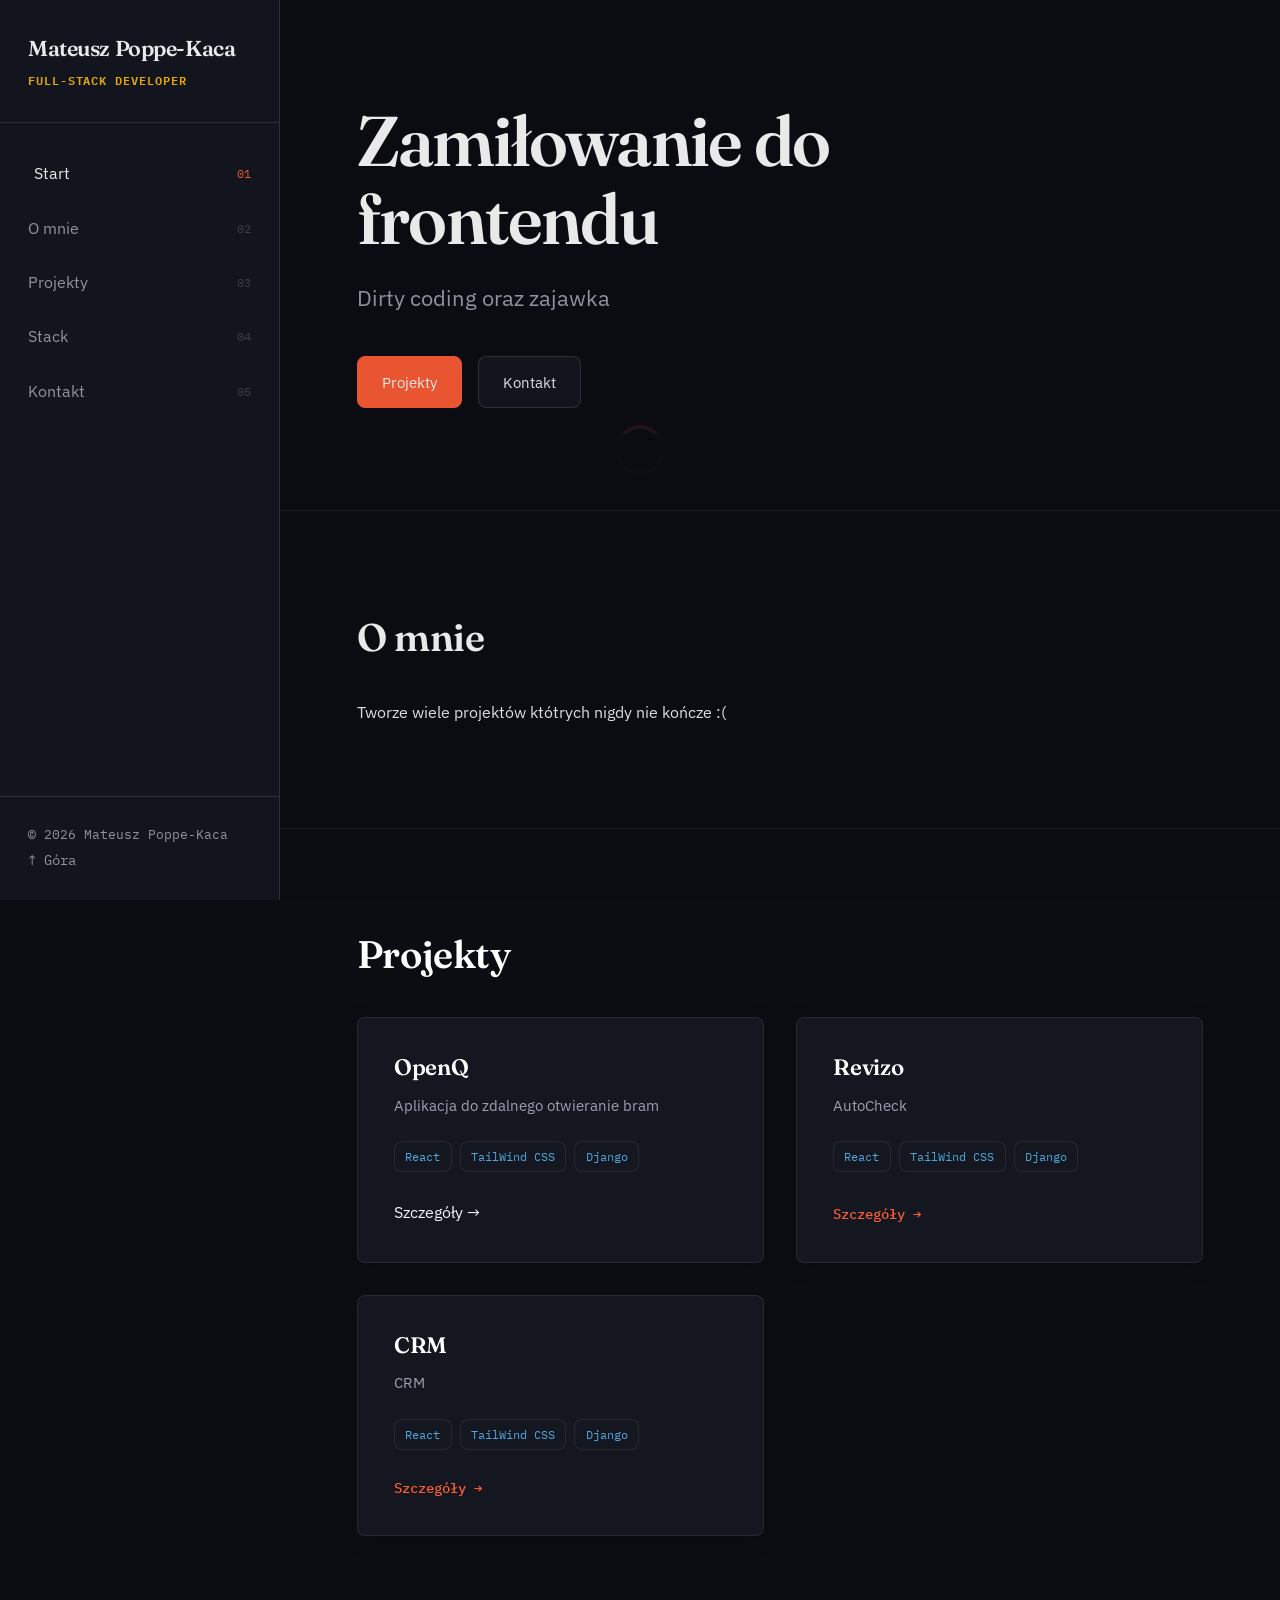
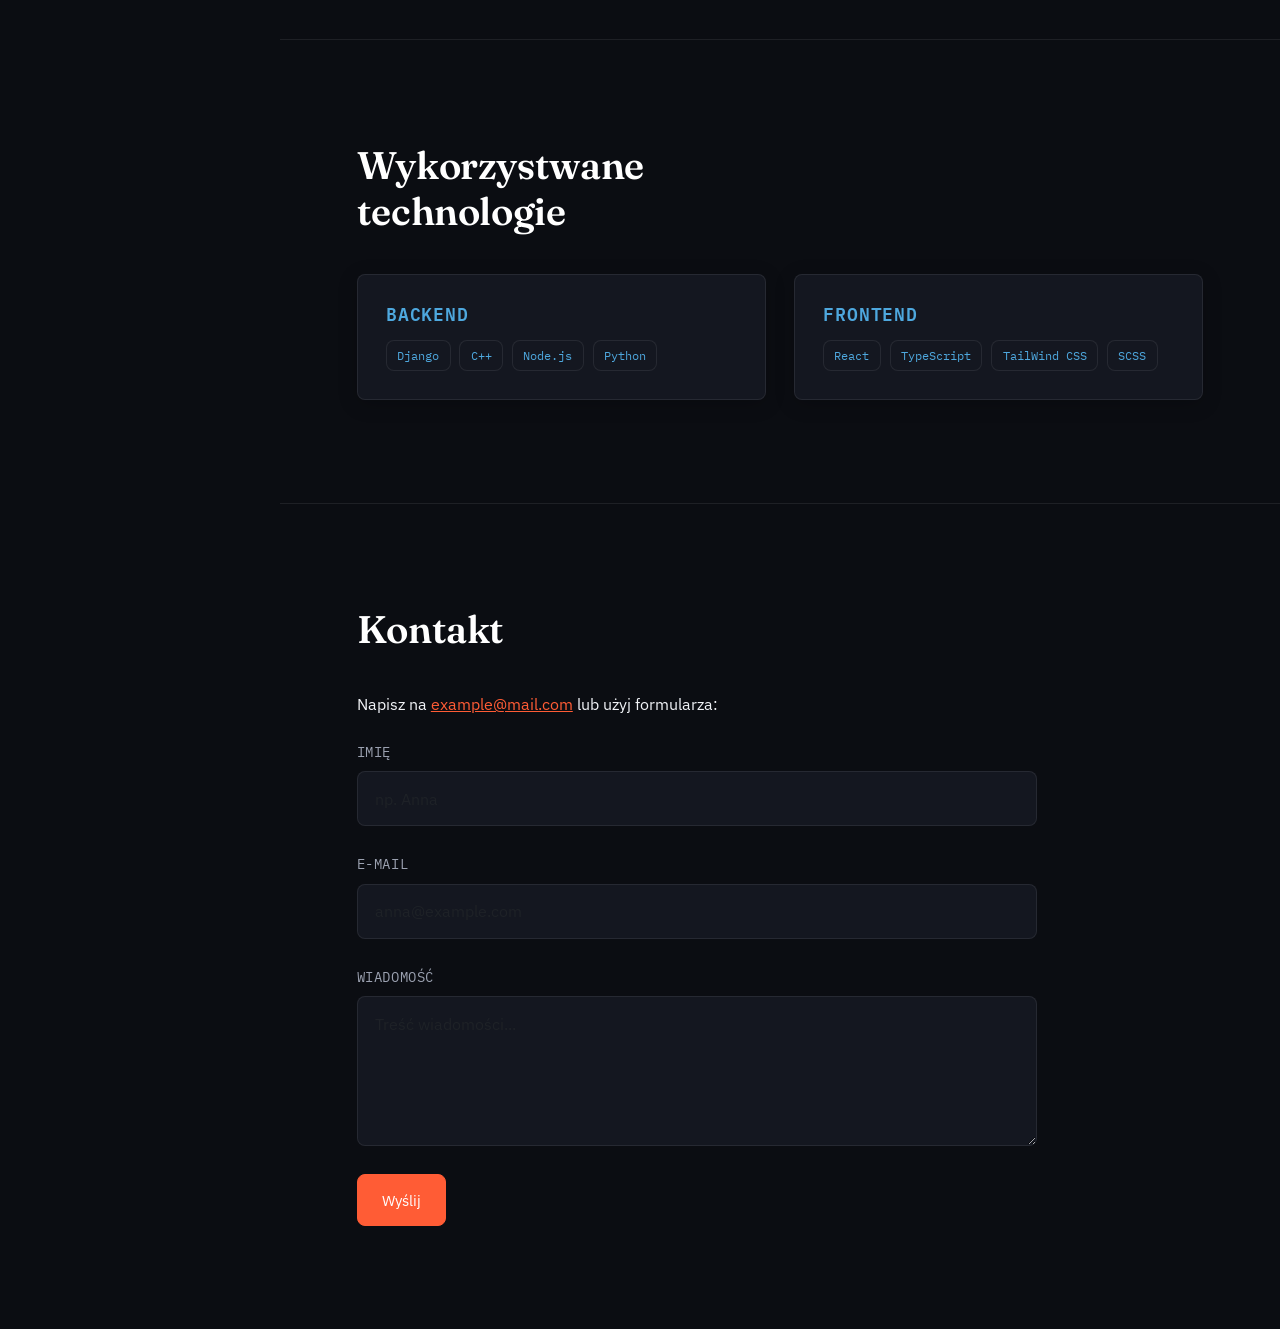
<file: index.html>
<!DOCTYPE html>
<html lang="pl">
<head>
    <meta charset="UTF-8">
    <meta name="viewport" content="width=device-width, initial-scale=1.0">
    <title>Mateusz Poppe-Kaca— Full-Stack Developer</title>
    <link rel="preconnect" href="https://fonts.googleapis.com">
    <link rel="preconnect" href="https://fonts.gstatic.com" crossorigin>
    <link href="https://fonts.googleapis.com/css2?family=Fraunces:ital,wght@0,400;0,600;1,400&family=IBM+Plex+Mono:wght@400;500&family=IBM+Plex+Sans:wght@300;400;500;600&display=swap" rel="stylesheet">
    <link href="https://cdn.jsdelivr.net/npm/bootstrap@5.3.2/dist/css/bootstrap.min.css" rel="stylesheet">
    <link rel="stylesheet" href="./CSS/styles.css">
</head>
<body data-page="home">
    <div class="site-shell">
        <aside class="sidebar">
            <div class="sidebar-header">
                <div class="sidebar-brand">Mateusz Poppe-Kaca<span>Full-Stack Developer</span></div>
                <button class="sidebar-toggle" aria-expanded="false" aria-label="Menu">
                    <span>Menu</span>
                    <svg width="14" height="14" viewBox="0 0 24 24" fill="none" stroke="currentColor" stroke-width="2"><path d="M6 9l6 6 6-6"/></svg>
                </button>
            </div>
            <div class="sidebar-body">
                <nav class="sidebar-nav">
                    <a href="#hero" data-page="home">Start <span>01</span></a>
                    <a href="#about" data-page="about">O mnie <span>02</span></a>
                    <a href="#projects" data-page="projects">Projekty <span>03</span></a>
                    <a href="#skills" data-page="skills">Stack <span>04</span></a>
                    <a href="#contact" data-page="contact">Kontakt <span>05</span></a>
                </nav>
                <div class="sidebar-footer">
                    <p>© 2026 Mateusz Poppe-Kaca</p>
                    <p><button class="back-to-top">↑ Góra</button></p>
                </div>
            </div>
        </aside>

        <main class="site-main">
            <section id="hero" class="page-section">
                <div class="prose">
                    <h1 class="hero-title">Zamiłowanie do frontendu</h1>
                    <p class="hero-lead">Dirty coding oraz zajawka</p>
                    <div class="hero-actions">
                        <a href="#projects" class="button button--solid">Projekty</a>
                        <a href="#contact" class="button">Kontakt</a>
                    </div>
                </div>
            </section>

            <section id="about" class="page-section">
                <h2 class="section-heading">O mnie</h2>
                <div class="prose">
                    
                    <p>Tworze wiele projektów któtrych nigdy nie kończe :(</p>
                </div>
            </section>

            <section id="projects" class="page-section">
                <h2 class="section-heading">Projekty</h2>
                <div class="projects-grid">
                    <article class="project-card">
                        <div>
                            <h3>OpenQ</h3>
                            <p>Aplikacja do zdalnego otwieranie bram</p>
                            <div class="project-tags"><span class="tag">React</span><span class="tag">TailWind CSS</span><span class="tag">Django</span></div>
                        </div>
                        <a href="https://crud-brama.vercel.app/" target="_blank" rel="noopener noreferrer">Szczegóły →</a>

                    </article>
                    <article class="project-card">
                        <div>
                            <h3>Revizo</h3>
                            <p>AutoCheck</p>
                            <div class="project-tags"><span class="tag">React</span><span class="tag">TailWind CSS</span><span class="tag">Django</span></div>
                        </div>
                        <a href="https://github.com/EszkernyMati/Revizo" target="_blank" rel="noopener noreferrer" class="project-link">Szczegóły →</a>
                    </article>
                    <article class="project-card">
                        <div>
                            <h3>CRM</h3>
                            <p>CRM</p>
                            <div class="project-tags"><span class="tag">React</span><span class="tag">TailWind CSS</span><span class="tag">Django</span></div>
                        </div>
                        <a href="https://eszkernymati.github.io/CRM/" target="_blank" rel="noopener noreferrer" class="project-link">Szczegóły →</a>
                    </article>
                    
                </div>
            </section>

            <section id="skills" class="page-section">
                <h2 class="section-heading">Wykorzystwane technologie</h2>
                <div class="skills-grid">
                    <div class="skill-group">
                        <h4>Backend</h4>
                        <div class="skill-list"><span class="tag">Django</span><span class="tag">C++</span><span class="tag">Node.js</span><span class="tag">Python</span></div>
                    </div>
                    <div class="skill-group">
                        <h4>Frontend</h4>
                        <div class="skill-list"><span class="tag">React</span><span class="tag">TypeScript</span><span class="tag">TailWind CSS</span><span class="tag">SCSS</span></div>
                    </div>
                    
                </div>
            </section>

            <section id="contact" class="page-section">
                <h2 class="section-heading">Kontakt</h2>
                <div class="prose">
                    <p>Napisz na <a href="mailto:example@mail.com" style="color:var(--brick); text-decoration:underline;">example@mail.com</a> lub użyj formularza:</p>
                    <form id="contact-form" class="mt-4" novalidate>
                        <div class="field" id="field-name">
                            <label for="name">Imię</label>
                            <input type="text" id="name" name="name" class="form-control" placeholder="np. Anna">
                            <div class="field-note is-error" style="display: none;">Podaj imię.</div>
                        </div>
                        <div class="field" id="field-email">
                            <label for="email">E-mail</label>
                            <input type="email" id="email" name="email" class="form-control" placeholder="anna@example.com">
                            <div class="field-note is-error" style="display: none;">Podaj poprawny e-mail.</div>
                        </div>
                        <div class="field" id="field-message">
                            <label for="message">Wiadomość</label>
                            <textarea id="message" name="message" class="form-control" placeholder="Treść wiadomości..."></textarea>
                            <div class="field-note is-error" style="display: none;">Wiadomość nie może być pusta.</div>
                        </div>
                        <button type="submit" class="button button--solid">Wyślij</button>
                        <div id="form-success" style="display: none; margin-top: 1rem; color: var(--moss); font-family: var(--font-mono); font-size: 0.9rem;">
                            ✓ Wysłano pomyślnie. Dzięki!
                        </div>
                    </form>
                </div>
            </section>
        </main>
    </div>

    <script src="./JS/jquery-4.0.0.min.js"></script>
    <script src="https://cdn.jsdelivr.net/npm/bootstrap@5.3.2/dist/js/bootstrap.bundle.min.js"></script>
    <script src="./JS/main.js"></script>
</body>
</html>
</file>
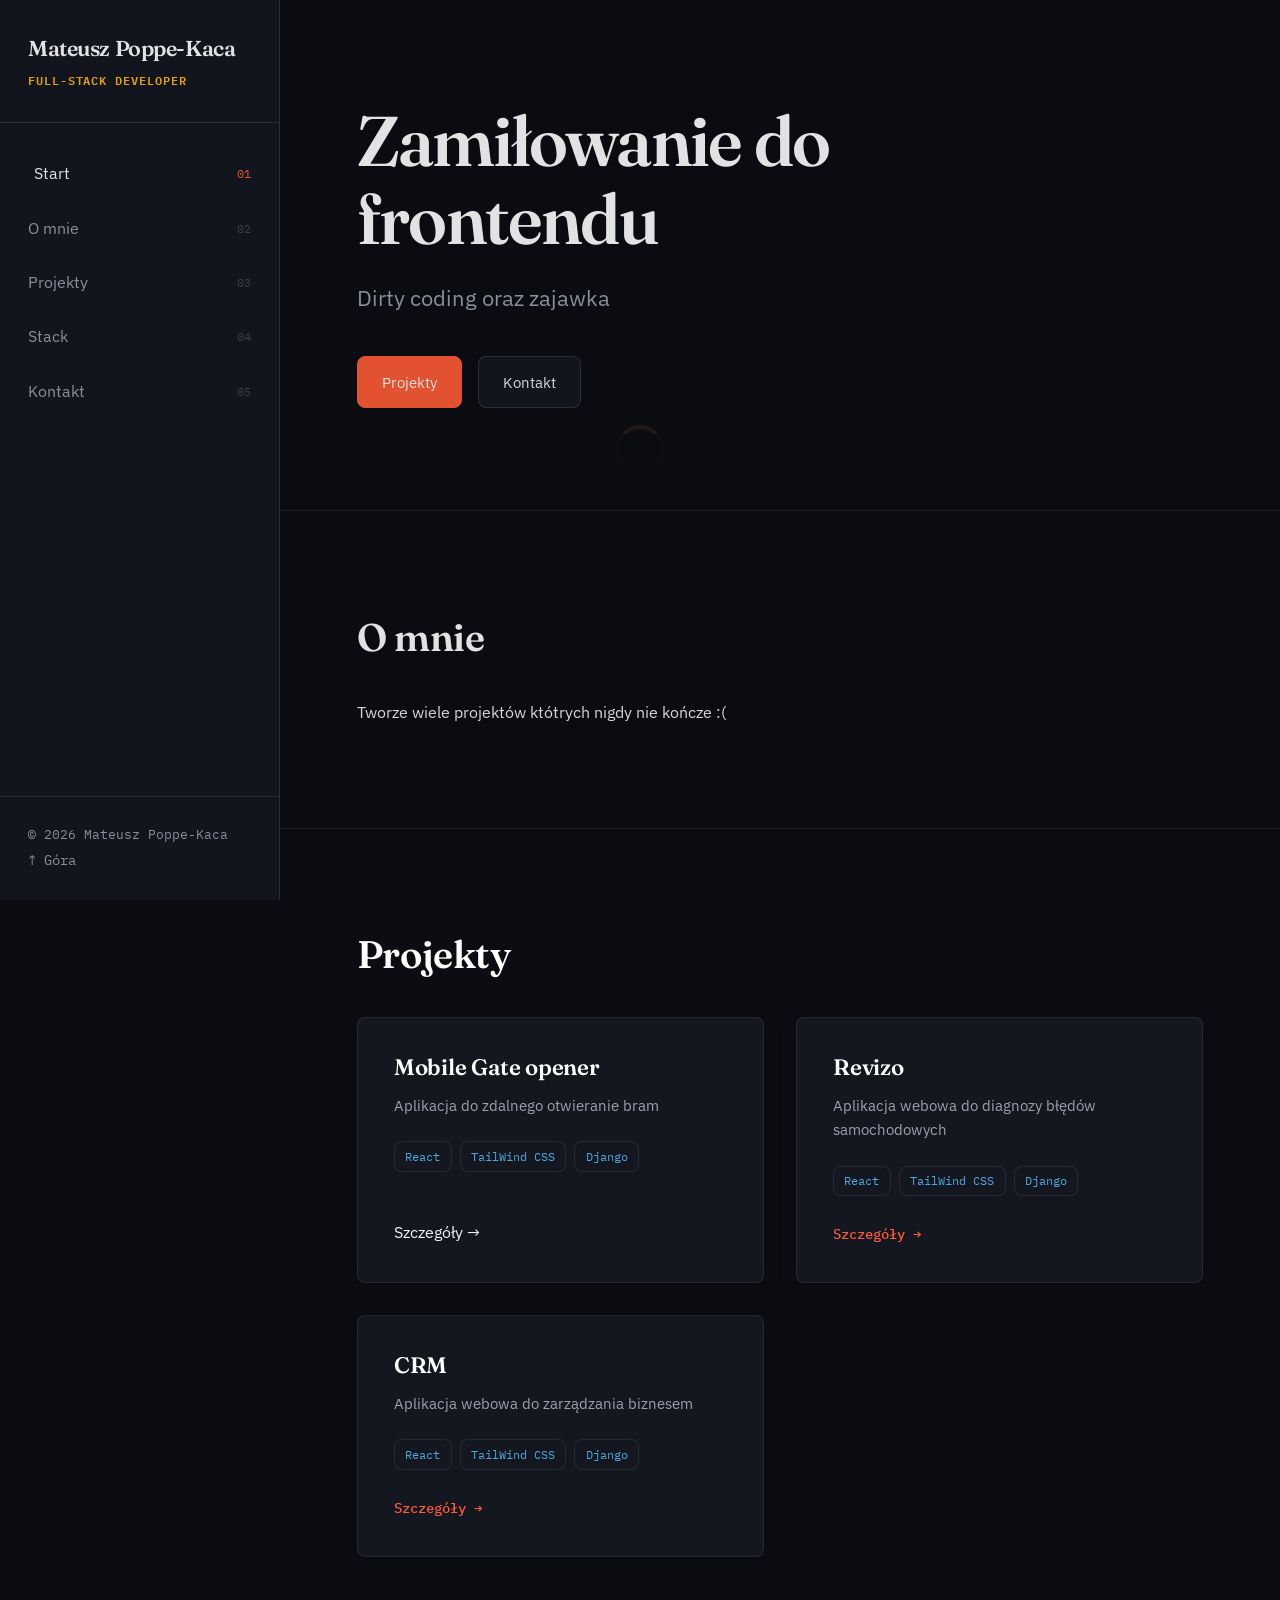
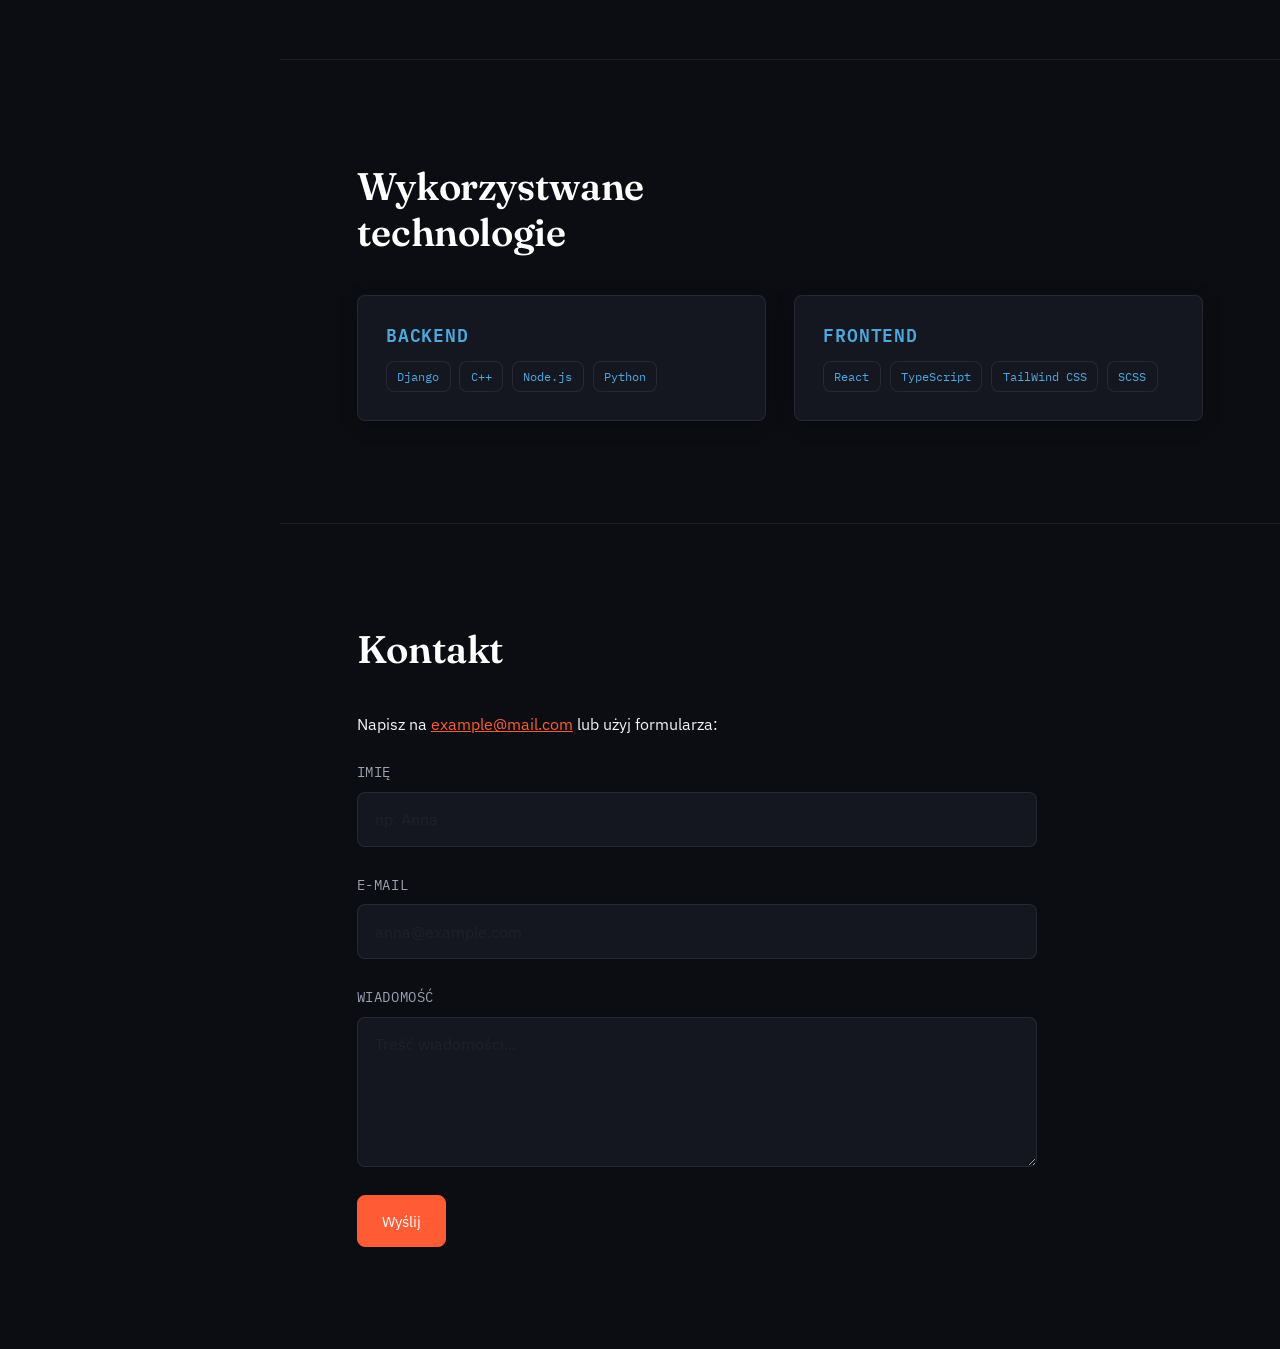
<file: HTML/index.html>
<!DOCTYPE html>
<html lang="pl">
<head>
    <meta charset="UTF-8">
    <meta name="viewport" content="width=device-width, initial-scale=1.0">
    <title>Mateusz Poppe-Kaca— Full-Stack Developer</title>
    <link rel="preconnect" href="https://fonts.googleapis.com">
    <link rel="preconnect" href="https://fonts.gstatic.com" crossorigin>
    <link href="https://fonts.googleapis.com/css2?family=Fraunces:ital,wght@0,400;0,600;1,400&family=IBM+Plex+Mono:wght@400;500&family=IBM+Plex+Sans:wght@300;400;500;600&display=swap" rel="stylesheet">
    <link href="https://cdn.jsdelivr.net/npm/bootstrap@5.3.2/dist/css/bootstrap.min.css" rel="stylesheet">
    <link rel="stylesheet" href="../CSS/styles.css">
</head>
<body data-page="home">
    <div class="site-shell">
        <aside class="sidebar">
            <div class="sidebar-header">
                <div class="sidebar-brand">Mateusz Poppe-Kaca<span>Full-Stack Developer</span></div>
                <button class="sidebar-toggle" aria-expanded="false" aria-label="Menu">
                    <span>Menu</span>
                    <svg width="14" height="14" viewBox="0 0 24 24" fill="none" stroke="currentColor" stroke-width="2"><path d="M6 9l6 6 6-6"/></svg>
                </button>
            </div>
            <div class="sidebar-body">
                <nav class="sidebar-nav">
                    <a href="#hero" data-page="home">Start <span>01</span></a>
                    <a href="#about" data-page="about">O mnie <span>02</span></a>
                    <a href="#projects" data-page="projects">Projekty <span>03</span></a>
                    <a href="#skills" data-page="skills">Stack <span>04</span></a>
                    <a href="#contact" data-page="contact">Kontakt <span>05</span></a>
                </nav>
                <div class="sidebar-footer">
                    <p>© 2026 Mateusz Poppe-Kaca</p>
                    <p><button class="back-to-top">↑ Góra</button></p>
                </div>
            </div>
        </aside>

        <main class="site-main">
            <section id="hero" class="page-section">
                <div class="prose">
                    <h1 class="hero-title">Zamiłowanie do frontendu</h1>
                    <p class="hero-lead">Dirty coding oraz zajawka</p>
                    <div class="hero-actions">
                        <a href="#projects" class="button button--solid">Projekty</a>
                        <a href="#contact" class="button">Kontakt</a>
                    </div>
                </div>
            </section>

            <section id="about" class="page-section">
                <h2 class="section-heading">O mnie</h2>
                <div class="prose">
                    
                    <p>Tworze wiele projektów któtrych nigdy nie kończe :(</p>
                </div>
            </section>

            <section id="projects" class="page-section">
                <h2 class="section-heading">Projekty</h2>
                <div class="projects-grid">
                    <article class="project-card">
                        <div>
                            <h3>Mobile Gate opener</h3>
                            <p>Aplikacja do zdalnego otwieranie bram</p>
                            <div class="project-tags"><span class="tag">React</span><span class="tag">TailWind CSS</span><span class="tag">Django</span></div>
                        </div>
                        <a href="https://github.com/mj426382/crud-brama" target="_blank" rel="noopener noreferrer">Szczegóły →</a>

                    </article>
                    <article class="project-card">
                        <div>
                            <h3>Revizo</h3>
                            <p>Aplikacja webowa do diagnozy błędów samochodowych</p>
                            <div class="project-tags"><span class="tag">React</span><span class="tag">TailWind CSS</span><span class="tag">Django</span></div>
                        </div>
                        <a href="https://github.com/EszkernyMati/Revizo" target="_blank" rel="noopener noreferrer" class="project-link">Szczegóły →</a>
                    </article>
                    <article class="project-card">
                        <div>
                            <h3>CRM</h3>
                            <p>Aplikacja webowa do zarządzania biznesem</p>
                            <div class="project-tags"><span class="tag">React</span><span class="tag">TailWind CSS</span><span class="tag">Django</span></div>
                        </div>
                        <a href="https://github.com/EszkernyMati/CRM" target="_blank" rel="noopener noreferrer" class="project-link">Szczegóły →</a>
                    </article>
                    
                </div>
            </section>

            <section id="skills" class="page-section">
                <h2 class="section-heading">Wykorzystwane technologie</h2>
                <div class="skills-grid">
                    <div class="skill-group">
                        <h4>Backend</h4>
                        <div class="skill-list"><span class="tag">Django</span><span class="tag">C++</span><span class="tag">Node.js</span><span class="tag">Python</span></div>
                    </div>
                    <div class="skill-group">
                        <h4>Frontend</h4>
                        <div class="skill-list"><span class="tag">React</span><span class="tag">TypeScript</span><span class="tag">TailWind CSS</span><span class="tag">SCSS</span></div>
                    </div>
                    
                </div>
            </section>

            <section id="contact" class="page-section">
                <h2 class="section-heading">Kontakt</h2>
                <div class="prose">
                    <p>Napisz na <a href="mailto:example@mail.com" style="color:var(--brick); text-decoration:underline;">example@mail.com</a> lub użyj formularza:</p>
                    <form id="contact-form" class="mt-4" novalidate>
                        <div class="field" id="field-name">
                            <label for="name">Imię</label>
                            <input type="text" id="name" name="name" class="form-control" placeholder="np. Anna">
                            <div class="field-note is-error" style="display: none;">Podaj imię.</div>
                        </div>
                        <div class="field" id="field-email">
                            <label for="email">E-mail</label>
                            <input type="email" id="email" name="email" class="form-control" placeholder="anna@example.com">
                            <div class="field-note is-error" style="display: none;">Podaj poprawny e-mail.</div>
                        </div>
                        <div class="field" id="field-message">
                            <label for="message">Wiadomość</label>
                            <textarea id="message" name="message" class="form-control" placeholder="Treść wiadomości..."></textarea>
                            <div class="field-note is-error" style="display: none;">Wiadomość nie może być pusta.</div>
                        </div>
                        <button type="submit" class="button button--solid">Wyślij</button>
                        <div id="form-success" style="display: none; margin-top: 1rem; color: var(--moss); font-family: var(--font-mono); font-size: 0.9rem;">
                            ✓ Wysłano pomyślnie. Dzięki!
                        </div>
                    </form>
                </div>
            </section>
        </main>
    </div>

    <script src="../JS/jquery-4.0.0.min.js"></script>
    <script src="https://cdn.jsdelivr.net/npm/bootstrap@5.3.2/dist/js/bootstrap.bundle.min.js"></script>
    <script src="../JS/main.js"></script>
</body>
</html>
</file>
<file: CSS/styles.css>
:root {
  --ink: #f1f3f7;
  --ink-soft: #9ba1b0;
  --paper: #0b0d12;
  --paper-soft: #141720;
  --paper-bright: #1c202d;
  --brick: #ff5c35;
  --brick-dark: #e0441d;
  --moss: #38b000;
  --gold: #ffb703;
  --steel: #4ea8de;
  --line: rgba(255, 255, 255, 0.08);
  --line-on-ink: rgba(255, 255, 255, 0.12);
  --sidebar-w: 280px;
  --measure: 680px;
  --radius: 8px;
  --ease: cubic-bezier(0.16, 1, 0.3, 1);
  --font-display: "Fraunces", "Iowan Old Style", Georgia, serif;
  --font-body: "IBM Plex Sans", -apple-system, "Segoe UI", Arial, sans-serif;
  --font-mono: "IBM Plex Mono", "SFMono-Regular", Consolas, monospace;
}

*,
*::before,
*::after {
  box-sizing: border-box;
}

html {
  scroll-behavior: smooth;
}

@media (prefers-reduced-motion: reduce) {
  html {
    scroll-behavior: auto;
  }
  *,
  *::before,
  *::after {
    animation-duration: 0.001ms !important;
    animation-iteration-count: 1 !important;
    transition-duration: 0.001ms !important;
  }
}

body {
  margin: 0;
  background: var(--paper);
  color: var(--ink);
  font-family: var(--font-body);
  font-size: 16px;
  line-height: 1.6;
  -webkit-font-smoothing: antialiased;
  opacity: 0;
  transition: opacity 0.4s var(--ease);
}

body.is-ready {
  opacity: 1;
}

.page-loader {
  position: fixed;
  top: 0;
  left: 0;
  width: 100vw;
  height: 100vh;
  background-color: var(--paper);
  display: flex;
  justify-content: center;
  align-items: center;
  z-index: 9999;
  transition: opacity 0.4s var(--ease);
}

.page-loader .spinner {
  width: 50px;
  height: 50px;
  border: 4px solid var(--paper-bright);
  border-top: 4px solid var(--brick);
  border-radius: 50%;
  animation: spin 1s linear infinite;
}

@keyframes spin {
  0% { transform: rotate(0deg); }
  100% { transform: rotate(360deg); }
}

img {
  max-width: 100%;
  display: block;
}

a {
  color: inherit;
  text-decoration: none;
}

button {
  font-family: inherit;
  cursor: pointer;
}

h1, h2, h3, h4 {
  font-family: var(--font-display);
  font-weight: 600;
  margin: 0;
  letter-spacing: -0.01em;
  color: #ffffff;
}

p {
  margin: 0;
}

::selection {
  background: var(--brick);
  color: #ffffff;
}

:focus-visible {
  outline: 2px solid var(--brick);
  outline-offset: 3px;
}

.site-shell {
  min-height: 100vh;
  display: flex;
  flex-direction: column;
}

@media (min-width: 900px) {
  .site-shell {
    display: grid;
    grid-template-columns: var(--sidebar-w) 1fr;
  }
}

.sidebar {
  background: var(--paper-soft);
  color: var(--ink);
  display: flex;
  flex-direction: column;
  border-bottom: 1px solid var(--line-on-ink);
  position: relative;
  z-index: 100;
}

@media (min-width: 900px) {
  .sidebar {
    position: sticky;
    top: 0;
    height: 100vh;
    border-bottom: none;
    border-right: 1px solid var(--line-on-ink);
  }
}

.sidebar-header {
  padding: 2rem 1.75rem;
  display: flex;
  align-items: center;
  justify-content: space-between;
  border-bottom: 1px solid var(--line-on-ink);
}

.sidebar-brand {
  font-family: var(--font-display);
  font-size: 1.35rem;
  font-weight: 600;
  color: #ffffff;
  letter-spacing: -0.02em;
}

.sidebar-brand span {
  display: block;
  font-family: var(--font-mono);
  font-size: 0.72rem;
  color: var(--gold);
  margin-top: 0.3rem;
  letter-spacing: 0.08em;
  text-transform: uppercase;
}

.sidebar-toggle {
  background: var(--paper-bright);
  border: 1px solid var(--line-on-ink);
  color: var(--ink);
  padding: 0.5rem 0.8rem;
  border-radius: var(--radius);
  font-size: 0.85rem;
  display: flex;
  align-items: center;
  gap: 0.5rem;
  transition: border-color 0.2s, color 0.2s;
}

.sidebar-toggle:hover {
  border-color: var(--brick);
  color: #ffffff;
}

@media (min-width: 900px) {
  .sidebar-toggle {
    display: none;
  }
}

.sidebar-body {
  overflow: hidden;
  transition: max-height 0.35s var(--ease);
  max-height: 0;
  display: flex;
  flex-direction: column;
  justify-content: space-between;
  flex-grow: 1;
}

@media (min-width: 900px) {
  .sidebar-body {
    max-height: none !important;
  }
}

.sidebar-nav {
  padding: 2rem 1.75rem;
  display: flex;
  flex-direction: column;
  gap: 1rem;
}

.sidebar-nav a {
  font-size: 1rem;
  color: var(--ink-soft);
  padding: 0.4rem 0;
  transition: color 0.2s var(--ease), padding-left 0.2s var(--ease);
  display: flex;
  align-items: center;
  justify-content: space-between;
}

.sidebar-nav a span {
  font-family: var(--font-mono);
  font-size: 0.75rem;
  color: rgba(255, 255, 255, 0.2);
}

.sidebar-nav a:hover,
.sidebar-nav a.is-active {
  color: #ffffff;
  padding-left: 0.4rem;
}

.sidebar-nav a.is-active span {
  color: var(--brick);
}

.sidebar-footer {
  padding: 1.75rem;
  border-top: 1px solid var(--line-on-ink);
  font-size: 0.8rem;
  color: var(--ink-soft);
  font-family: var(--font-mono);
}

.sidebar-footer p + p {
  margin-top: 0.3rem;
}

.site-main {
  position: relative;
}

.page-section {
  padding: clamp(4rem, 8vw, 7rem) clamp(2rem, 6vw, 6rem);
}

.page-section + .page-section {
  border-top: 1px solid var(--line);
}

.section-heading {
  font-size: clamp(1.8rem, 3vw, 2.4rem);
  max-width: 16ch;
  margin-bottom: 2.5rem;
  color: #ffffff;
}

.prose {
  max-width: var(--measure);
}

.prose p + p {
  margin-top: 1.25em;
  color: var(--ink-soft);
}

.button {
  display: inline-flex;
  align-items: center;
  gap: 0.6rem;
  border: 1px solid var(--line-on-ink);
  background: var(--paper-soft);
  color: var(--ink);
  padding: 0.8rem 1.5rem;
  font-size: 0.95rem;
  border-radius: var(--radius);
  transition: background 0.25s var(--ease), color 0.25s var(--ease), border-color 0.25s var(--ease), transform 0.2s var(--ease);
}

.button:hover {
  background: var(--paper-bright);
  color: #ffffff;
  border-color: var(--ink-soft);
  transform: translateY(-2px);
}

.button--solid {
  background: var(--brick);
  border-color: var(--brick);
  color: #ffffff;
}

.button--solid:hover {
  background: var(--brick-dark);
  border-color: var(--brick-dark);
  color: #ffffff;
}

.tag {
  font-family: var(--font-mono);
  font-size: 0.75rem;
  padding: 0.3rem 0.65rem;
  border: 1px solid var(--line);
  border-radius: var(--radius);
  color: var(--steel);
  white-space: nowrap;
  background: var(--paper-soft);
}

.hero-title {
  font-size: clamp(2.6rem, 5.5vw, 4.5rem);
  line-height: 1.1;
  letter-spacing: -0.025em;
  margin-bottom: 1.5rem;
}

.hero-lead {
  font-size: clamp(1.1rem, 1.8vw, 1.35rem);
  color: var(--ink-soft);
  max-width: 48ch;
  margin-bottom: 2.5rem;
}

.hero-actions {
  display: flex;
  flex-wrap: wrap;
  gap: 1rem;
}

.projects-grid {
  display: grid;
  grid-template-columns: 1fr;
  gap: 2rem;
}

@media (min-width: 850px) {
  .projects-grid {
    grid-template-columns: repeat(2, 1fr);
  }
}

.project-card {
  background: var(--paper-soft);
  border: 1px solid var(--line);
  border-radius: var(--radius);
  padding: 2.25rem;
  display: flex;
  flex-direction: column;
  justify-content: space-between;
  transition: transform 0.3s var(--ease), border-color 0.3s var(--ease), box-shadow 0.3s var(--ease);
  box-shadow: 0 4px 20px rgba(0, 0, 0, 0.2);
}

.project-card:hover {
  transform: translateY(-4px);
  border-color: var(--brick);
  box-shadow: 0 10px 30px rgba(0, 0, 0, 0.4);
}

.project-card h3 {
  font-size: 1.4rem;
  margin-bottom: 0.75rem;
}

.project-card p {
  color: var(--ink-soft);
  font-size: 0.95rem;
  margin-bottom: 1.5rem;
}

.project-tags {
  display: flex;
  flex-wrap: wrap;
  gap: 0.5rem;
  margin-bottom: 1.75rem;
}

.project-link {
  font-family: var(--font-mono);
  font-size: 0.85rem;
  color: var(--brick);
  display: inline-flex;
  align-items: center;
  gap: 0.4rem;
  font-weight: 500;
  transition: gap 0.2s;
}

.project-link:hover {
  gap: 0.7rem;
  text-decoration: none;
}

.skills-grid {
  display: grid;
  grid-template-columns: repeat(auto-fit, minmax(260px, 1fr));
  gap: 1.75rem;
}

.skill-group {
  background: var(--paper-soft);
  border: 1px solid var(--line);
  padding: 1.75rem;
  border-radius: var(--radius);
  box-shadow: 0 4px 20px rgba(0, 0, 0, 0.2);
}

.skill-group h4 {
  font-size: 1.1rem;
  margin-bottom: 1rem;
  color: var(--steel);
  font-family: var(--font-mono);
  text-transform: uppercase;
  letter-spacing: 0.05em;
}

.skill-list {
  display: flex;
  flex-wrap: wrap;
  gap: 0.55rem;
}

.field {
  margin-bottom: 1.75rem;
}

.field label {
  display: block;
  font-size: 0.85rem;
  margin-bottom: 0.5rem;
  color: var(--ink-soft);
  font-family: var(--font-mono);
  text-transform: uppercase;
  letter-spacing: 0.04em;
}

.field input,
.field textarea {
  width: 100%;
  border: 1px solid var(--line) !important;
  background: var(--paper-soft) !important;
  border-radius: var(--radius) !important;
  padding: 0.9rem 1.1rem !important;
  font-family: var(--font-body);
  font-size: 1rem;
  color: #ffffff !important;
  box-shadow: none !important;
  transition: border-color 0.2s var(--ease), box-shadow 0.2s var(--ease);
}

.field input:focus,
.field textarea:focus {
  border-color: var(--brick) !important;
  box-shadow: 0 0 0 3px rgba(255, 92, 53, 0.15) !important;
  outline: none;
}

.field textarea {
  resize: vertical;
  min-height: 150px;
}

.field.is-invalid input,
.field.is-invalid textarea {
  border-color: var(--brick) !important;
}

.field-note {
  font-size: 0.8rem;
  color: var(--ink-soft);
  margin-top: 0.4rem;
}

.field-note.is-error {
  color: var(--brick);
}

.back-to-top {
  background: none;
  border: none;
  color: var(--ink-soft);
  font-size: 0.85rem;
  padding: 0;
  cursor: pointer;
  font-family: var(--font-mono);
  transition: color 0.2s;
}

.back-to-top:hover {
  color: var(--brick);
}
</file>
